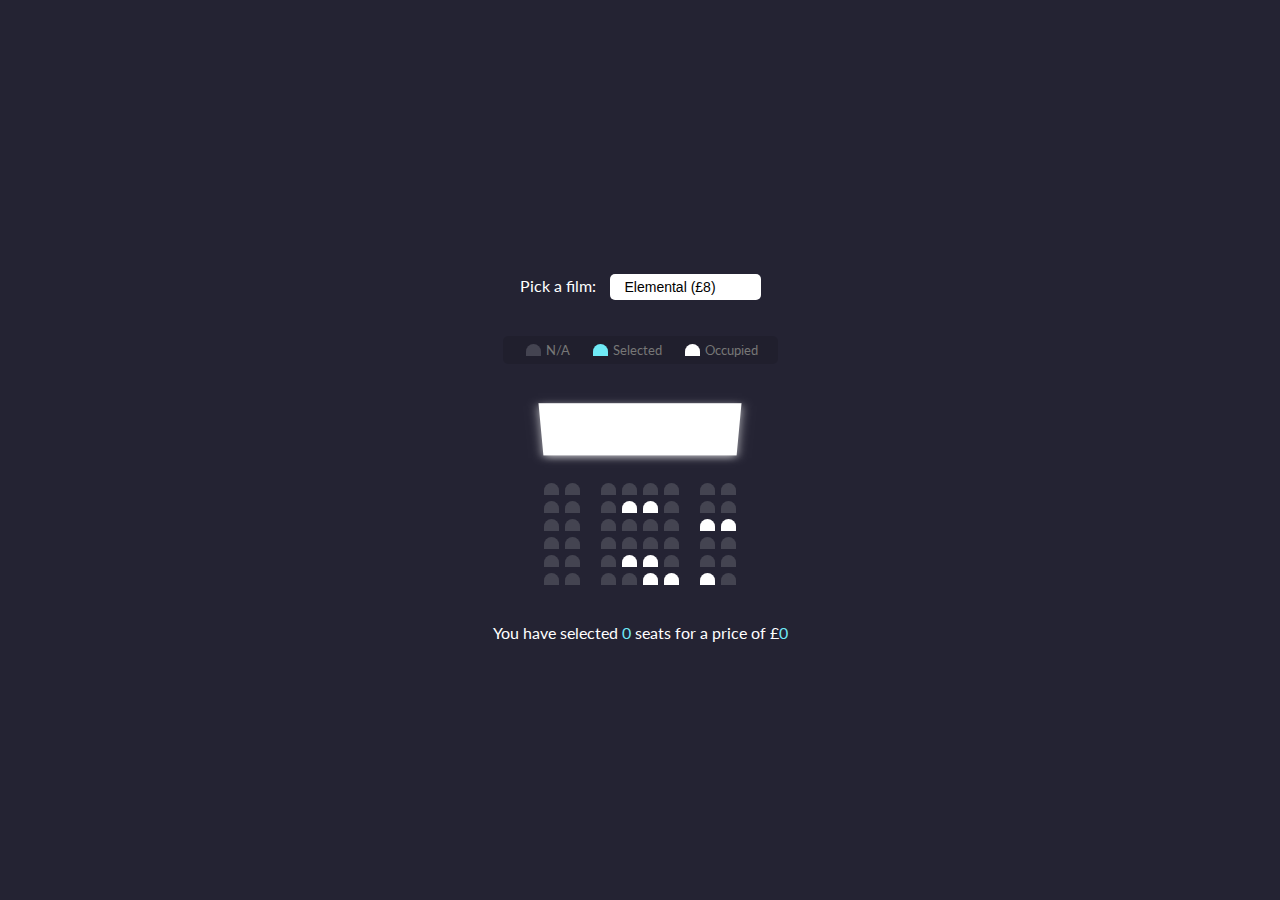
<file: projects/film_seat_booking/index.html>
<!DOCTYPE html>
<html lang="en">
  <head>
    <meta charset="UTF-8" />
    <meta name="viewport" content="width=device-width, initial-scale=1.0" />
    <title>Film Seat Booking</title>
    <link rel="stylesheet" href="style.css" />
  </head>
  <body>
    <div class="film-container">
      <label>Pick a film:</label>
      <select id="film">
        <option value="8">Elemental (£8)</option>
        <option value="10">Barbie (£10)</option>
        <option value="9">TMNT (£9)</option>
        <option value="11">Oppenheimer (£11)</option>
      </select>
    </div>

    <ul class="showcase">
      <li>
        <div class="seat"></div>
        <small>N/A</small>
      </li>
      <li>
        <div class="seat selected"></div>
        <small>Selected</small>
      </li>
      <li>
        <div class="seat occupied"></div>
        <small>Occupied</small>
      </li>
    </ul>

    <div class="container">
      <div class="screen"></div>
      <div class="row">
        <div class="seat"></div>
        <div class="seat"></div>
        <div class="seat"></div>
        <div class="seat"></div>
        <div class="seat"></div>
        <div class="seat"></div>
        <div class="seat"></div>
        <div class="seat"></div>
      </div>
      <div class="row">
        <div class="seat"></div>
        <div class="seat"></div>
        <div class="seat"></div>
        <div class="seat occupied"></div>
        <div class="seat occupied"></div>
        <div class="seat"></div>
        <div class="seat"></div>
        <div class="seat"></div>
      </div>
      <div class="row">
        <div class="seat"></div>
        <div class="seat"></div>
        <div class="seat"></div>
        <div class="seat"></div>
        <div class="seat"></div>
        <div class="seat"></div>
        <div class="seat occupied"></div>
        <div class="seat occupied"></div>
      </div>
      <div class="row">
        <div class="seat"></div>
        <div class="seat"></div>
        <div class="seat"></div>
        <div class="seat"></div>
        <div class="seat"></div>
        <div class="seat"></div>
        <div class="seat"></div>
        <div class="seat"></div>
      </div>
      <div class="row">
        <div class="seat"></div>
        <div class="seat"></div>
        <div class="seat"></div>
        <div class="seat occupied"></div>
        <div class="seat occupied"></div>
        <div class="seat"></div>
        <div class="seat"></div>
        <div class="seat"></div>
      </div>
      <div class="row">
        <div class="seat"></div>
        <div class="seat"></div>
        <div class="seat"></div>
        <div class="seat"></div>
        <div class="seat occupied"></div>
        <div class="seat occupied"></div>
        <div class="seat occupied"></div>
        <div class="seat"></div>
      </div>
    </div>

    <p class="text">
      You have selected <span id="count">0</span> seats for a price of £<span
        id="total"
        >0</span
      >
    </p>
    <script src="script.js"></script>
  </body>
</html>
</file>
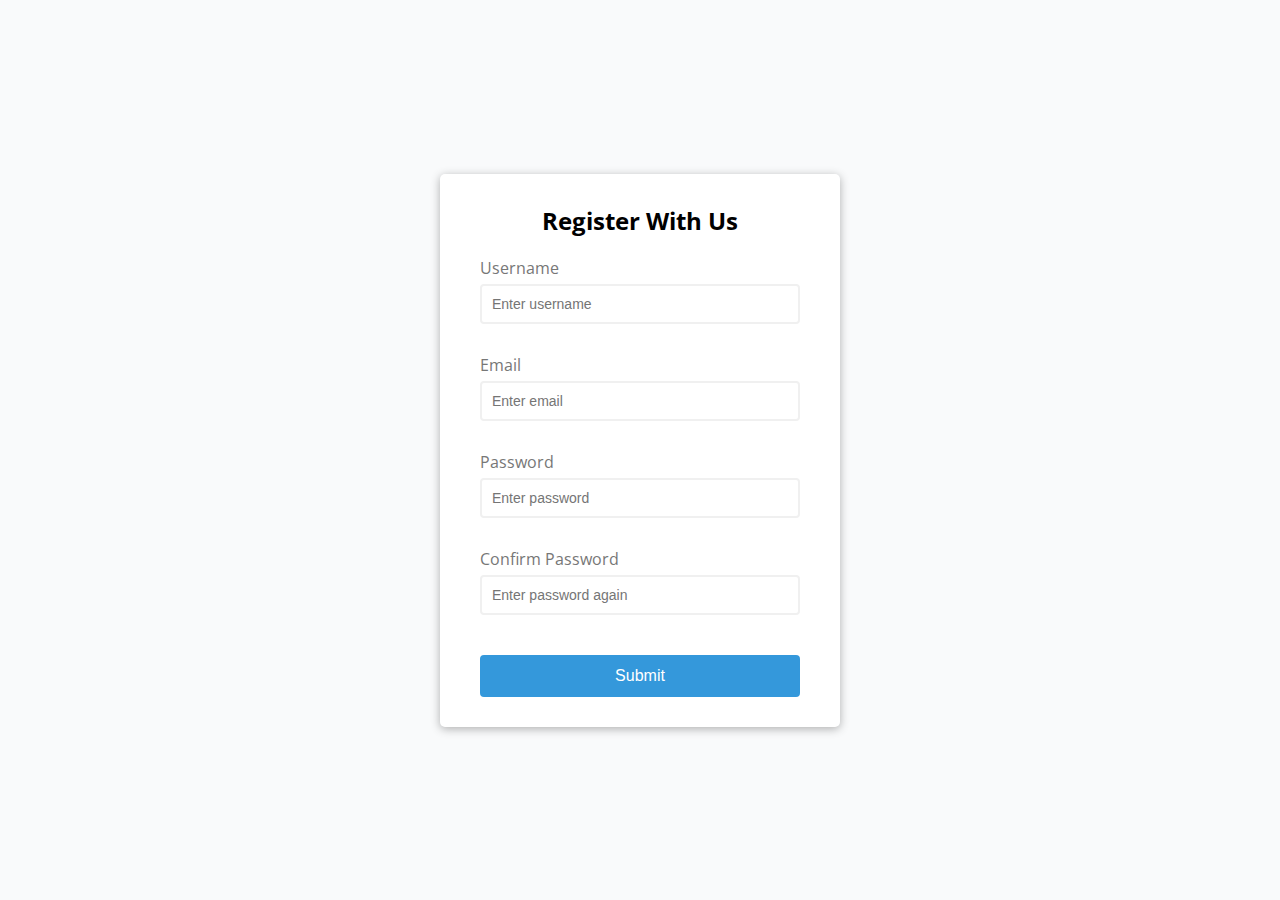
<file: projects/form_validator/index.html>
<!DOCTYPE html>
<html lang="en">
  <head>
    <meta charset="UTF-8" />
    <meta name="viewport" content="width=device-width, initial-scale=1.0" />
    <link rel="stylesheet" href="style.css" />
    <title>Form Validator</title>
  </head>
  <body>
    <div class="container">
      <form id="form" class="form">
        <h2>Register With Us</h2>
        <div class="form-control">
          <label for="username">Username</label>
          <input type="text" id="username" placeholder="Enter username" />
          <small>Error message</small>
        </div>
        <div class="form-control">
          <label for="email">Email</label>
          <input type="text" id="email" placeholder="Enter email" />
          <small>Error message</small>
        </div>
        <div class="form-control">
          <label for="password">Password</label>
          <input type="password" id="password" placeholder="Enter password" />
          <small>Error message</small>
        </div>
        <div class="form-control">
          <label for="password2">Confirm Password</label>
          <input
            type="password"
            id="password2"
            placeholder="Enter password again"
          />
          <small>Error message</small>
        </div>
        <button type="submit">Submit</button>
      </form>
    </div>
    <script src="script.js"></script>
  </body>
</html>
</file>
<file: projects/film_seat_booking/style.css>
@import url('https://fonts.googleapis.com/css2?family=Lato&family=Open+Sans&family=Raleway:wght@800&display=swap');

* {
    box-sizing: border-box;
}

body {
    background-color: #242333;
    color: #fff;
    display: flex;
    flex-direction: column;
    align-items: center;
    justify-content: center;
    min-height: 100vh;
    font-family: Lato, sans-serif;
    margin: 0;
}

.film-container {
    margin: 20px 0;
}

.film-container select {
    background-color: #fff;
    border: 0;
    border-radius: 5px;
    font-size: 14px;
    margin-left: 10px;
    padding: 5px 15px 5px 15px;
    -moz-appearance: none;
    -webkit-appearance: none;
    appearance: none;
}

.container {
    perspective: 1000px;
    margin-bottom: 30px;
}

.seat {
    background-color: #444451;
    height: 12px;
    width: 15px;
    margin: 3px;
    border-top-left-radius: 10px;
    border-top-right-radius: 10px;
}

.seat.selected {
    background-color: #6feaf6;
}

.seat.occupied {
    background-color: #fff;
}

.seat:nth-of-type(2) {
    margin-right: 18px;
}

.seat:nth-last-of-type(2) {
    margin-left: 18px;
}

.seat:not(.occupied):hover {
    cursor: pointer;
    transform: scale(1.2);
}

.showcase .seat:not(.occupied):hover {
    cursor: default;
    transform: scale(1);
}

.showcase {
    background: rgba(0, 0, 0, 0.1);
    padding: 5px 10px;
    border-radius: 5px;
    color: #777;
    list-style-type: none;
    display: flex;
    justify-content: space-between;
}

.showcase li {
    display: flex;
    align-items: center;   
    justify-content: center;
    margin: 0 10px;
}

.showcase li small {
    margin-left: 2px;
}

.row {
    display: flex;
}

.screen {
    background-color: #fff;
    height: 70px;
    width: 100%;
    margin: 15px 0;
    transform: rotateX(-45deg);
    box-shadow: 0 3px 10px rgba(255, 255, 255, 0.7);
}

p.text {
    margin: 5px 0;
}

p.text span {
    color: #6feaf6;

}
</file>
<file: projects/form_validator/style.css>
@import url('https://fonts.googleapis.com/css2?family=Open+Sans&family=Raleway:wght@800&display=swap');

:root {
    --success-color: #2ecc71;
    --error-color: #e74c3c;
}

* {
    box-sizing: border-box;
}

body {
    background-color: #f9fafb;
    font-family: 'Open Sans', sans-serif;
    display: flex;
    align-items: center;
    justify-content: center;
    min-height: 100vh;
    margin: 0;
}

.container {
    background-color: #fff;
    border-radius: 5px;
    box-shadow: 0 2px 10px rgba(0, 0, 0, 0.3);
    width: 400px;
}

h2 {
    text-align: center;
    margin: 0 0 20px;
}

.form {
    padding: 30px 40px;
}

.form-control {
    margin-bottom: 10px;
    padding-bottom: 20px;
    position: relative;
}

.form-control label {
    color: #777;
    display: block;
    margin-bottom: 5px;
}

.form-control input {
    border: 2px solid #f0f0f0;
    border-radius: 4px;
    display: block;
    width: 100%;
    padding: 10px;
    font-size: 14px;
}

.form-control input:focus {
    outline: 0;
    border-color: #777;
}

.form-control.success input {
    border-color: var(--success-color); 
}

.form-control.error input {
    border-color: var(--error-color); 
}

.form-control small {
    color: var(--error-color);
    position: absolute;
    bottom: 0;
    left: 0;
    visibility: hidden;
}

.form-control.error small {
    visibility: visible;
}

.form button {
    cursor: pointer;
    background-color: #3498db;
    border: 2px solid #3498db;
    border-radius: 4px;
    color: #fff;
    display: block;
    font-size: 16px;
    padding: 10px;
    margin-top: 20px;
    width: 100%;
}
</file>
